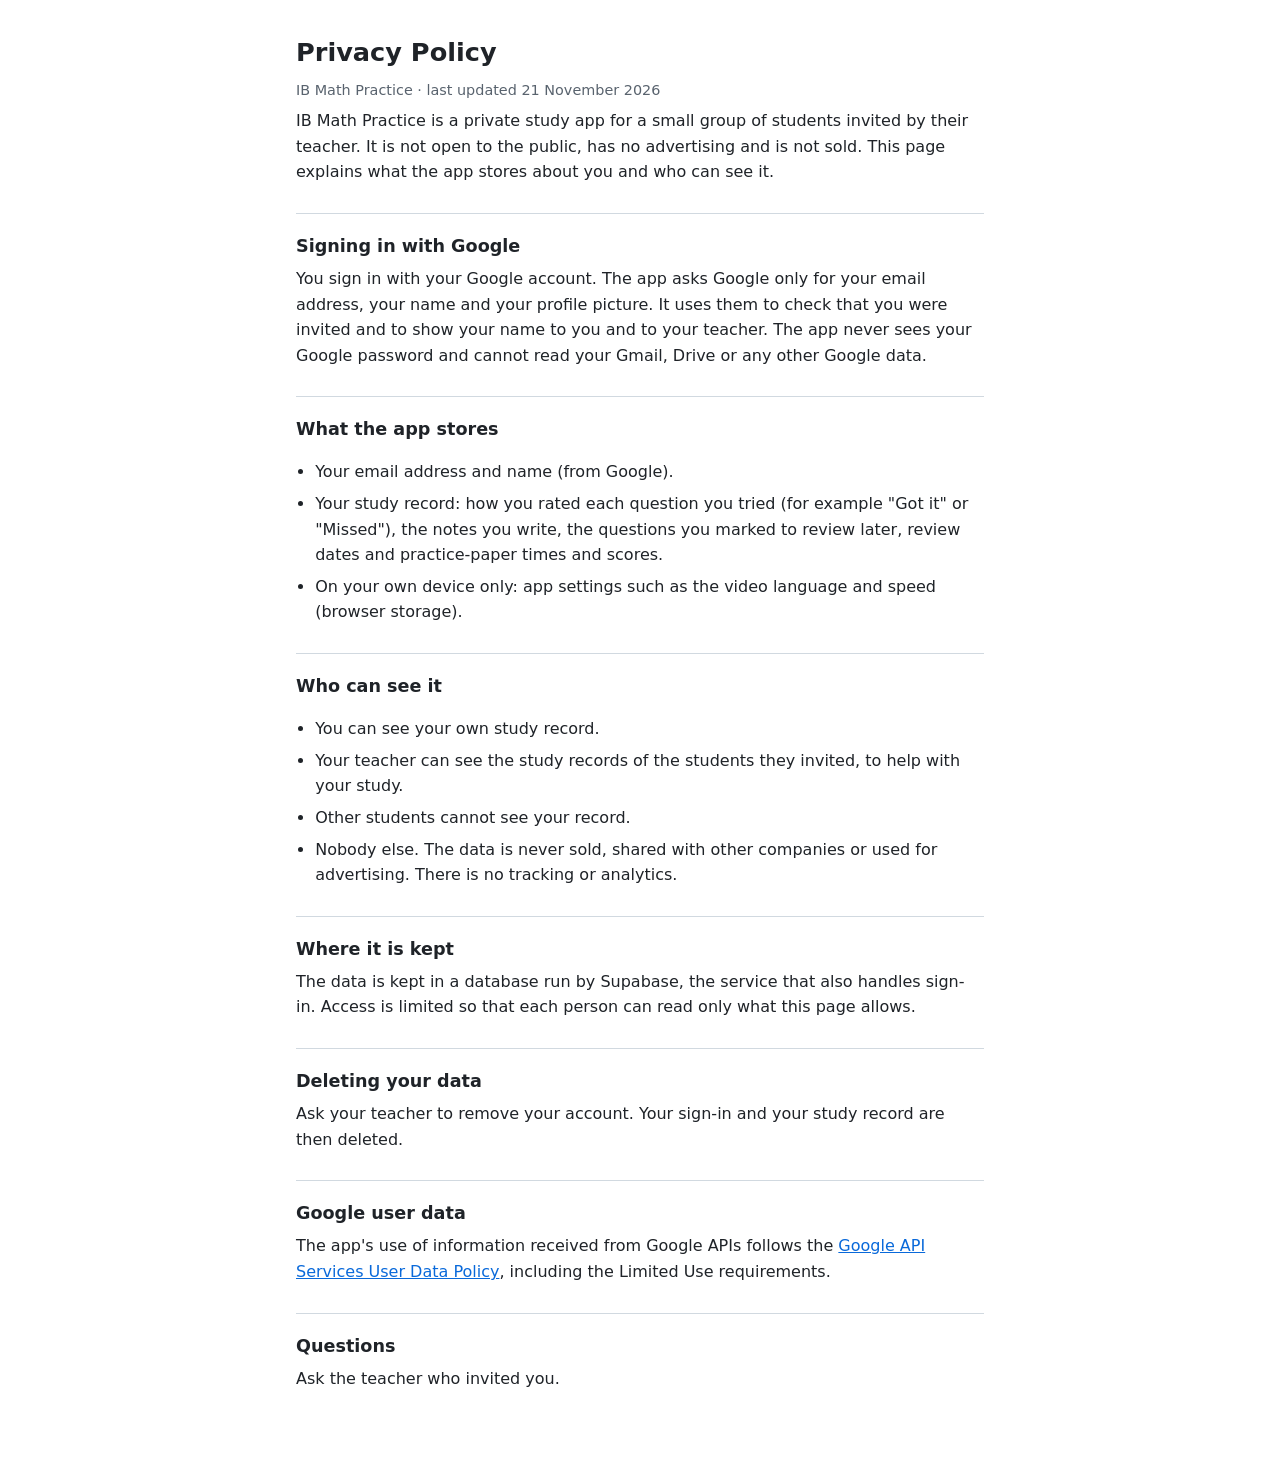
<file: privacy.html>
<!doctype html>
<html lang="en">
<head>
<meta charset="utf-8">
<meta name="viewport" content="width=device-width, initial-scale=1">
<title>Privacy Policy · IB Math Practice</title>
<style>
  :root { --bg: #ffffff; --fg: #1f2328; --muted: #59636e; --line: #d1d9e0; --link: #0969da; }
  @media (prefers-color-scheme: dark) {
    :root { --bg: #0d1117; --fg: #e6edf3; --muted: #9198a1; --line: #3d444d; --link: #4493f8; }
  }
  * { box-sizing: border-box; }
  body { margin: 0; background: var(--bg); color: var(--fg);
         font: 16px/1.6 system-ui, -apple-system, "Segoe UI", Roboto, sans-serif; }
  main { max-width: 720px; margin: 0 auto; padding: 32px 16px 64px; }
  h1 { font-size: 1.6rem; margin: 0 0 4px; }
  h2 { font-size: 1.1rem; margin: 28px 0 6px; border-top: 1px solid var(--line); padding-top: 18px; }
  p, li { margin: 6px 0; }
  ul { padding-left: 1.2em; }
  .muted { color: var(--muted); font-size: .9rem; }
  a { color: var(--link); }
</style>
</head>
<body>
<main>
  <h1>Privacy Policy</h1>
  <p class="muted">IB Math Practice · last updated 21 November 2026</p>

  <p>IB Math Practice is a private study app for a small group of students invited by their teacher.
  It is not open to the public, has no advertising and is not sold. This page explains what the app
  stores about you and who can see it.</p>

  <h2>Signing in with Google</h2>
  <p>You sign in with your Google account. The app asks Google only for your email address, your name
  and your profile picture. It uses them to check that you were invited and to show your name to you
  and to your teacher. The app never sees your Google password and cannot read your Gmail, Drive or
  any other Google data.</p>

  <h2>What the app stores</h2>
  <ul>
    <li>Your email address and name (from Google).</li>
    <li>Your study record: how you rated each question you tried (for example "Got it" or "Missed"),
    the notes you write, the questions you marked to review later, review dates and practice-paper
    times and scores.</li>
    <li>On your own device only: app settings such as the video language and speed (browser storage).</li>
  </ul>

  <h2>Who can see it</h2>
  <ul>
    <li>You can see your own study record.</li>
    <li>Your teacher can see the study records of the students they invited, to help with your study.</li>
    <li>Other students cannot see your record.</li>
    <li>Nobody else. The data is never sold, shared with other companies or used for advertising.
    There is no tracking or analytics.</li>
  </ul>

  <h2>Where it is kept</h2>
  <p>The data is kept in a database run by Supabase, the service that also handles sign-in. Access is
  limited so that each person can read only what this page allows.</p>

  <h2>Deleting your data</h2>
  <p>Ask your teacher to remove your account. Your sign-in and your study record are then deleted.</p>

  <h2>Google user data</h2>
  <p>The app's use of information received from Google APIs follows the
  <a href="https://developers.google.com/terms/api-services-user-data-policy">Google API Services User Data Policy</a>,
  including the Limited Use requirements.</p>

  <h2>Questions</h2>
  <p>Ask the teacher who invited you.</p>
</main>
</body>
</html>
</file>
